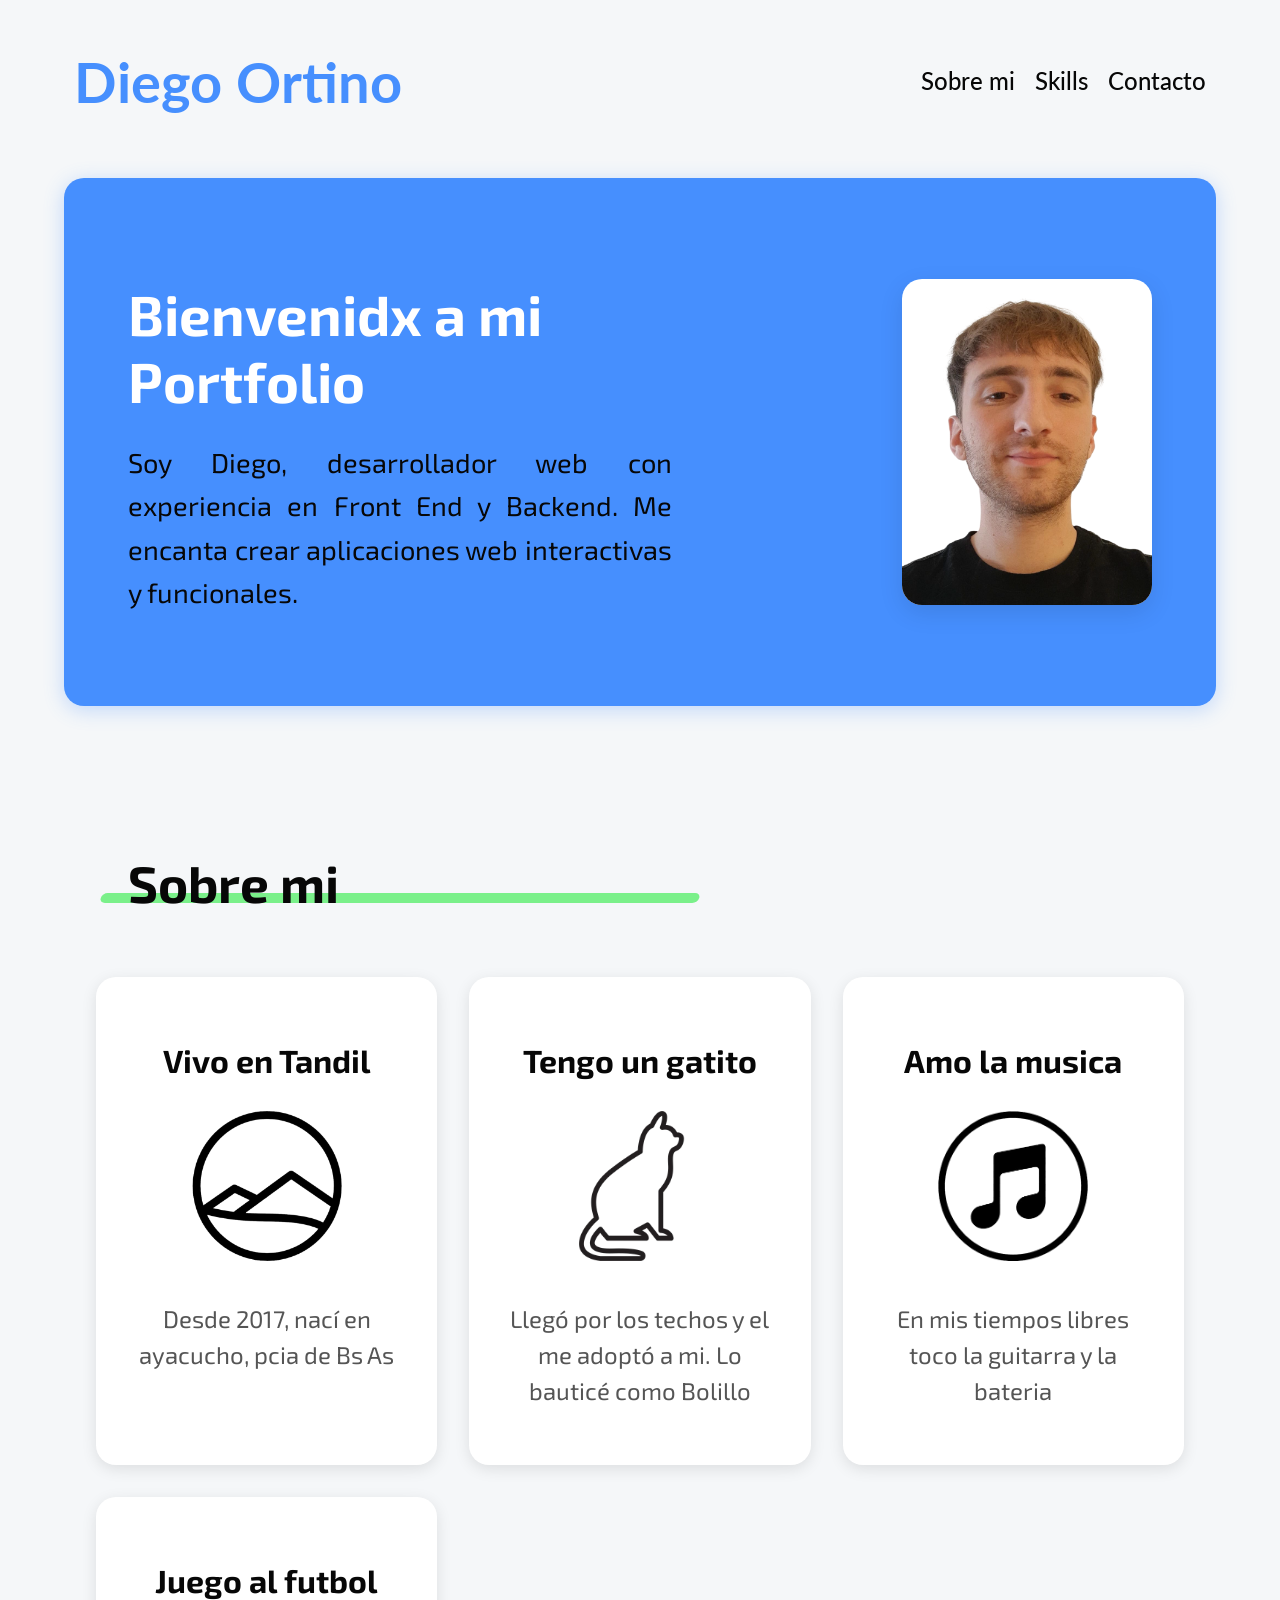
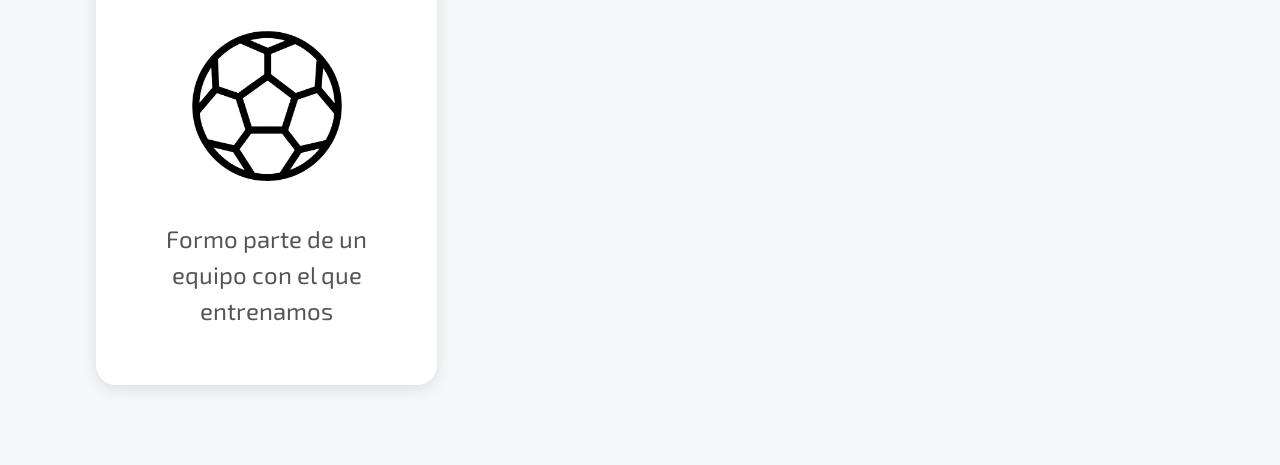
<file: index.html>
<!DOCTYPE html>
<html lang="en">
<head>
    <meta charset="UTF-8">
    <meta name="viewport" content="width=device-width, initial-scale=1.0">
    <link rel="stylesheet" href="style.css">
    <link href="https://fonts.googleapis.com/css2?family=Exo+2:wght@700&display=swap" rel="stylesheet">
    <link href="https://fonts.googleapis.com/css2?family=Lato:wght@400;700&display=swap" rel="stylesheet">
    <title>Inicio</title>
</head>
<body>

    <header id="header">
    </header>

    <main id="main">  
    </main>

    <footer id="footer">
    </footer>

    <script src="script.js"></script>
</body>
</html>
</file>
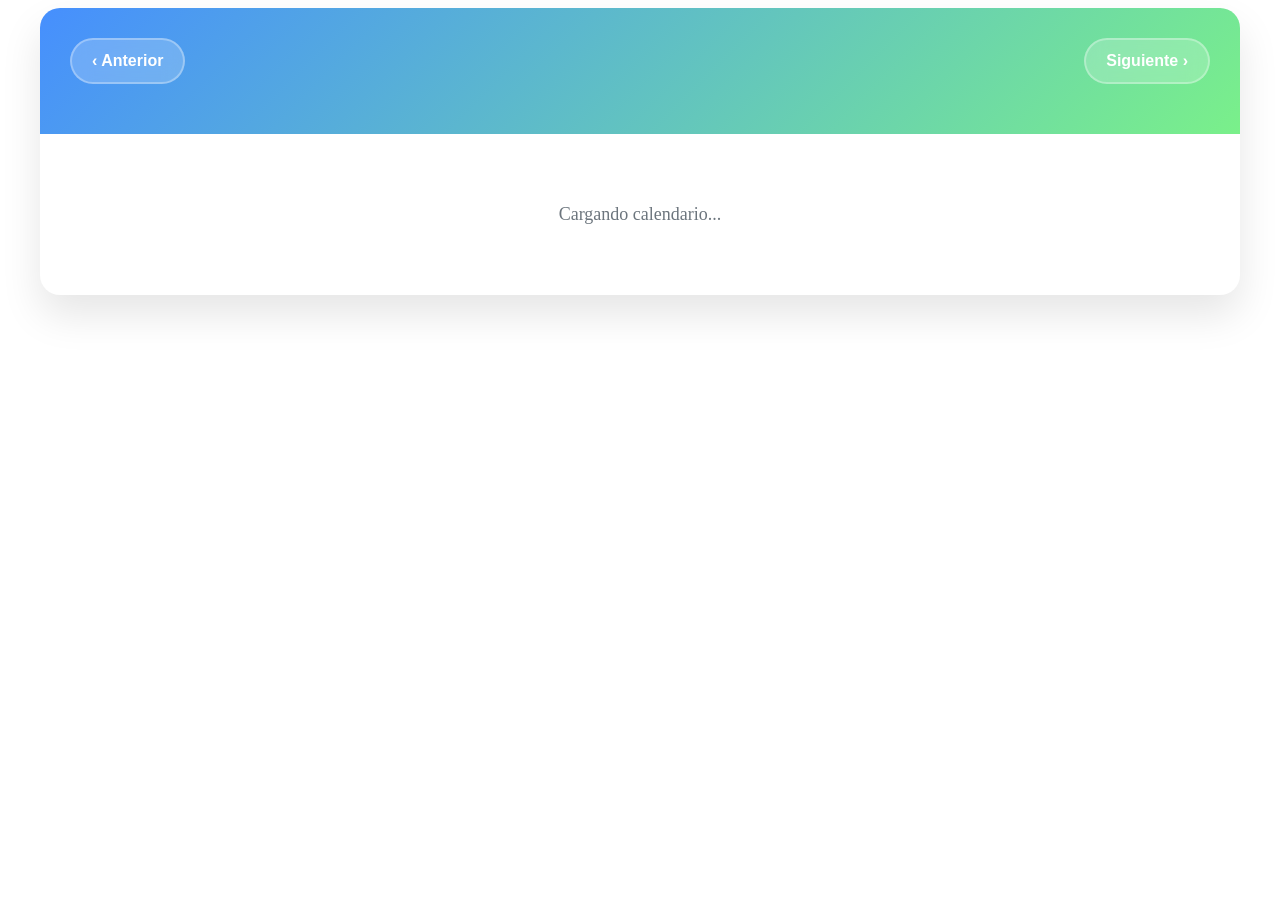
<file: die/calendar_vacation.html>
<!DOCTYPE html>
<html lang="es">
<head>
    <meta charset="UTF-8">
    <meta name="viewport" content="width=device-width, initial-scale=1.0">
    <title>Calendario de Vacaciones</title>
    <style>

        #calendar {
            max-width: 1200px;
            margin: 0 auto;
            background: white;
            border-radius: 20px;
            box-shadow: 0 20px 40px rgba(0,0,0,0.1);
            overflow: hidden;
            animation: fadeInUp 0.6s ease forwards;
        }

        .calendar-header {
            background: linear-gradient(135deg, #468FFE, #7af08a);
            padding: 30px;
            text-align: center;
            color: white;
        }

        .calendar-nav {
            display: flex;
            justify-content: space-between;
            align-items: center;
            margin-bottom: 20px;
        }

        .nav-btn {
            background: rgba(255,255,255,0.2);
            border: 2px solid rgba(255,255,255,0.3);
            color: white;
            padding: 12px 20px;
            border-radius: 50px;
            cursor: pointer;
            font-size: 16px;
            font-weight: 600;
            transition: all 0.3s ease;
            backdrop-filter: blur(10px);
        }

        .nav-btn:hover {
            background: rgba(255,255,255,0.3);
            transform: translateY(-2px);
            box-shadow: 0 5px 15px rgba(0,0,0,0.2);
        }

        .nav-btn:active {
            transform: translateY(0);
        }

        .current-month {
            font-size: 28px;
            font-weight: 700;
            text-shadow: 0 2px 4px rgba(0,0,0,0.1);
        }

        /* Filtro de equipos para supervisores/PMs */
        .filter-section {
            background: rgba(255,255,255,0.1);
            padding: 20px;
            margin-top: 20px;
            border-radius: 15px;
            backdrop-filter: blur(10px);
        }

        .filter-section h4 {
            margin: 0 0 10px 0;
            font-size: 18px;
            font-weight: 600;
        }

        .team-filter {
            padding: 10px 15px;
            border: 2px solid rgba(255,255,255,0.3);
            border-radius: 25px;
            background: rgba(255,255,255,0.2);
            color: white;
            font-size: 16px;
            font-weight: 500;
            cursor: pointer;
            outline: none;
            transition: all 0.3s ease;
        }

        .team-filter:focus {
            background: rgba(255,255,255,0.3);
            border-color: rgba(255,255,255,0.5);
        }

        .team-filter option {
            color: #333;
            background: white;
        }

        .calendar-grid {
            padding: 30px;
        }

        .weekdays {
            display: grid;
            grid-template-columns: repeat(7, 1fr);
            gap: 1px;
            margin-bottom: 1px;
            background: #e0e0e0;
            border-radius: 10px 10px 0 0;
        }

        .weekday {
            background: #f8f9fa;
            padding: 15px 8px;
            text-align: center;
            font-weight: 700;
            color: #495057;
            font-size: 14px;
            text-transform: uppercase;
            letter-spacing: 0.5px;
        }

        .weekday:first-child {
            border-radius: 10px 0 0 0;
        }

        .weekday:last-child {
            border-radius: 0 10px 0 0;
        }

        .days-grid {
            display: grid;
            grid-template-columns: repeat(7, 1fr);
            gap: 1px;
            background: #e0e0e0;
            border-radius: 0 0 10px 10px;
        }

        .day-cell {
            background: white;
            min-height: 120px;
            padding: 8px;
            position: relative;
            transition: all 0.3s ease;
            cursor: pointer;
        }

        .day-cell:hover {
            background: #f8f9ff;
            transform: scale(1.02);
            z-index: 10;
            box-shadow: 0 5px 15px rgba(0,0,0,0.1);
        }

        .day-number {
            font-weight: 600;
            color: #495057;
            font-size: 16px;
            margin-bottom: 4px;
        }

        .day-cell.other-month .day-number {
            color: #adb5bd;
        }

        .day-cell.today {
            background: linear-gradient(135deg, #468FFE, #7af08a);
            color: white;
        }

        .day-cell.today .day-number {
            color: white;
        }

        .vacation-tag {
            background: linear-gradient(135deg, #ff6b6b, #ffa500);
            color: white;
            padding: 2px 6px;
            border-radius: 12px;
            font-size: 11px;
            font-weight: 600;
            margin: 1px 0;
            display: block;
            text-align: center;
            white-space: nowrap;
            overflow: hidden;
            text-overflow: ellipsis;
            box-shadow: 0 2px 4px rgba(0,0,0,0.1);
            transition: all 0.2s ease;
        }

        .vacation-tag:hover {
            transform: scale(1.05);
            z-index: 20;
        }

        .vacation-tag.multiple {
            background: linear-gradient(135deg, #e74c3c, #c0392b);
        }

        .loading {
            text-align: center;
            padding: 40px;
            color: #6c757d;
            font-size: 18px;
        }

        .error {
            background: linear-gradient(135deg, #e74c3c, #c0392b);
            color: white;
            padding: 20px;
            text-align: center;
            font-weight: 600;
        }

        .no-data {
            text-align: center;
            padding: 40px;
            color: #6c757d;
            font-size: 16px;
        }

        .no-data::before {
            content: "📅";
            display: block;
            font-size: 48px;
            margin-bottom: 15px;
            opacity: 0.5;
        }

        .user-info-display {
            background: rgba(255,255,255,0.1);
            padding: 15px;
            margin-bottom: 15px;
            border-radius: 10px;
            font-size: 14px;
            font-weight: 500;
        }

        @keyframes fadeInUp {
            from {
                opacity: 0;
                transform: translateY(30px);
            }
            to {
                opacity: 1;
                transform: translateY(0);
            }
        }

        @media (max-width: 768px) {
            .calendar-header {
                padding: 20px 15px;
            }

            .current-month {
                font-size: 22px;
            }

            .nav-btn {
                padding: 8px 15px;
                font-size: 14px;
            }

            .filter-section {
                padding: 15px;
            }

            .team-filter {
                padding: 8px 12px;
                font-size: 14px;
            }

            .calendar-grid {
                padding: 15px;
            }

            .day-cell {
                min-height: 80px;
                padding: 4px;
            }

            .day-number {
                font-size: 14px;
            }

            .vacation-tag {
                font-size: 10px;
                padding: 1px 4px;
            }

            .weekday {
                padding: 10px 4px;
                font-size: 12px;
            }
        }
    </style>
</head>
<body>
    <div id="calendar">
        <div class="calendar-header">
            <div class="calendar-nav">
                <button class="nav-btn" onclick="navigateMonth(-1)">‹ Anterior</button>
                <div class="current-month" id="currentMonth"></div>
                <button class="nav-btn" onclick="navigateMonth(1)">Siguiente ›</button>
            </div>
            
            <!-- Información del usuario -->
            <div id="userInfoDisplay" class="user-info-display" style="display: none;"></div>
            
            <!-- Filtro de equipos (solo para supervisores/PMs) -->
            <div id="filterSection" class="filter-section" style="display: none;">
                <h4>Filtrar vacaciones por equipo:</h4>
                <select id="teamFilter" class="team-filter" onchange="aplicarFiltroEquipo()">
                    <option value="todos">Todos los equipos</option>
                </select>
            </div>
        </div>
        <div class="calendar-grid">
            <div class="loading" id="loadingMessage">Cargando calendario...</div>
        </div>
    </div>

    <script>
        let currentDate = new Date();
        let vacacionesData = [];
        let equiposDisponibles = [];
        let filtroEquipoActual = 'todos';

        // Nombres de los meses en español
        const monthNames = [
            "Enero", "Febrero", "Marzo", "Abril", "Mayo", "Junio",
            "Julio", "Agosto", "Septiembre", "Octubre", "Noviembre", "Diciembre"
        ];

        // Días de la semana en español
        const dayNames = ["Dom", "Lun", "Mar", "Mié", "Jue", "Vie", "Sáb"];

        function initCalendarVacation() {
            mostrarInfoUsuario();
            verificarPrivilegiosUsuario();
            cargarCalendario();
        }

        function mostrarInfoUsuario() {
            const userInfoEl = document.getElementById('userInfoDisplay');
            if (appState && appState.userRole) {
                const rolDisplay = appState.userRole === 'admin' ? 'Administrador' : 
                                 appState.userRole === 'Supervisor' ? 'Supervisor' :
                                 appState.userRole === 'PM' ? 'Project Manager' : 'Usuario';
                userInfoEl.innerHTML = `👤 ${rolDisplay}`;
                userInfoEl.style.display = 'block';
            }
        }

        function verificarPrivilegiosUsuario() {
            if (!appState || !appState.userId) return;

            google.script.run
                .withSuccessHandler(function(respuesta) {
                    const parsed = JSON.parse(respuesta);
                    if (parsed.ok && parsed.data) {
                        mostrarFiltroEquipos();
                        cargarEquiposDisponibles();
                    }
                })
                .withFailureHandler(function(error) {
                    console.log("Usuario sin privilegios especiales");
                })
                .backendAdapter("esUsuarioPrivilegiado", appState.userId);
        }

        function mostrarFiltroEquipos() {
            document.getElementById('filterSection').style.display = 'block';
        }

        function cargarEquiposDisponibles() {
            google.script.run
                .withSuccessHandler(function(respuesta) {
                    const parsed = JSON.parse(respuesta);
                    if (parsed.ok) {
                        equiposDisponibles = parsed.data;
                        actualizarSelectEquipos();
                    }
                })
                .withFailureHandler(function(error) {
                    console.error("Error al cargar equipos:", error);
                })
                .backendAdapter("getEquiposDisponibles");
        }

        function actualizarSelectEquipos() {
            const select = document.getElementById('teamFilter');
            // Limpiar opciones existentes (excepto "Todos")
            select.innerHTML = '<option value="todos">Todos los equipos</option>';
            
            equiposDisponibles.forEach(equipo => {
                const option = document.createElement('option');
                option.value = equipo;
                option.textContent = equipo;
                select.appendChild(option);
            });
        }

        function aplicarFiltroEquipo() {
            filtroEquipoActual = document.getElementById('teamFilter').value;
            cargarCalendario();
        }

        function cargarCalendario() {
            if (typeof google !== 'undefined' && google.script) {
                google.script.run
                    .withSuccessHandler(function(respuesta) {
                        procesarRespuesta(respuesta);
                    })
                    .withFailureHandler(function(error) {
                        mostrarError("Error al cargar las vacaciones: " + error);
                    })
                    .backendAdapter("getVacacionesFiltradas", appState.userId, filtroEquipoActual);
            } else {
                // Datos de prueba para testing
                const mockData = '{"ok":true,"data":[{"user_name":"Martin Vega","user_team":"Desarrollo","vacation_init_date":"2025-08-04T03:00:00.000Z","vacation_end_date":"2025-08-10T03:00:00.000Z"},{"user_name":"Agustin Temporiti","user_team":"QA","vacation_init_date":"2025-09-01T03:00:00.000Z","vacation_end_date":"2025-09-07T03:00:00.000Z"}]}';
                procesarRespuesta(mockData);
            }
        }

        function procesarRespuesta(respuesta) {
            try {
                const parsed = JSON.parse(respuesta);
                if (!parsed.ok) {
                    mostrarError(parsed.error);
                    return;
                }

                vacacionesData = parsed.data.map(v => ({
                    ...v,
                    vacation_init_date: new Date(v.vacation_init_date),
                    vacation_end_date: new Date(v.vacation_end_date)
                }));

                renderCalendar();
            } catch (error) {
                mostrarError("Error al procesar los datos: " + error.message);
            }
        }

        function mostrarError(mensaje) {
            const calendarGrid = document.querySelector('.calendar-grid');
            calendarGrid.innerHTML = `<div class="error">${mensaje}</div>`;
        }

        function renderCalendar() {
            updateMonthDisplay();
            const calendarGrid = document.querySelector('.calendar-grid');
            
            if (vacacionesData.length === 0) {
                const filtroTexto = filtroEquipoActual === 'todos' ? 'registradas' : `del equipo ${filtroEquipoActual}`;
                calendarGrid.innerHTML = `<div class="no-data">No hay vacaciones ${filtroTexto}</div>`;
                return;
            }

            const year = currentDate.getFullYear();
            const month = currentDate.getMonth();

            // Primer día del mes y último día
            const firstDay = new Date(year, month, 1);
            const lastDay = new Date(year, month + 1, 0);
            const daysInMonth = lastDay.getDate();

            // Primer día de la semana (0 = domingo)
            const startWeekday = firstDay.getDay();

            // Días del mes anterior para rellenar
            const prevMonth = new Date(year, month, 0);
            const daysInPrevMonth = prevMonth.getDate();

            let html = '<div class="weekdays">';
            dayNames.forEach(day => {
                html += `<div class="weekday">${day}</div>`;
            });
            html += '</div><div class="days-grid">';

            // Días del mes anterior
            for (let i = startWeekday - 1; i >= 0; i--) {
                const day = daysInPrevMonth - i;
                html += `<div class="day-cell other-month">
                    <div class="day-number">${day}</div>
                </div>`;
            }

            // Días del mes actual
            for (let day = 1; day <= daysInMonth; day++) {
                const currentDay = new Date(year, month, day);
                const isToday = isDateToday(currentDay);
                const vacationsForDay = getVacationsForDay(currentDay);

                html += `<div class="day-cell ${isToday ? 'today' : ''}">
                    <div class="day-number">${day}</div>`;

                vacationsForDay.forEach(vacation => {
                    const isMultiple = vacationsForDay.length > 1;
                    html += `<div class="vacation-tag ${isMultiple ? 'multiple' : ''}" 
                                  title="${vacation.user_name} (${vacation.user_team})">
                        ${vacation.user_name}
                    </div>`;
                });

                html += '</div>';
            }

            // Días del siguiente mes para completar la grilla
            const totalCells = Math.ceil((startWeekday + daysInMonth) / 7) * 7;
            const remainingCells = totalCells - (startWeekday + daysInMonth);

            for (let day = 1; day <= remainingCells; day++) {
                html += `<div class="day-cell other-month">
                    <div class="day-number">${day}</div>
                </div>`;
            }

            html += '</div>';
            calendarGrid.innerHTML = html;
        }

        function updateMonthDisplay() {
            const monthDisplay = document.getElementById('currentMonth');
            monthDisplay.textContent = `${monthNames[currentDate.getMonth()]} ${currentDate.getFullYear()}`;
        }

        function navigateMonth(direction) {
            currentDate.setMonth(currentDate.getMonth() + direction);
            renderCalendar();
        }

        function isDateToday(date) {
            const today = new Date();
            return date.getDate() === today.getDate() &&
                   date.getMonth() === today.getMonth() &&
                   date.getFullYear() === today.getFullYear();
        }

        function getVacationsForDay(date) {
            return vacacionesData.filter(vacation => {
                const startDate = new Date(vacation.vacation_init_date.getFullYear(), 
                                         vacation.vacation_init_date.getMonth(), 
                                         vacation.vacation_init_date.getDate());
                const endDate = new Date(vacation.vacation_end_date.getFullYear(), 
                                       vacation.vacation_end_date.getMonth(), 
                                       vacation.vacation_end_date.getDate());
                const checkDate = new Date(date.getFullYear(), date.getMonth(), date.getDate());
                
                return checkDate >= startDate && checkDate <= endDate;
            });
        }

        // Inicializar el calendario cuando se carga la página
        if (typeof google !== 'undefined' && google.script) {
            // En Google Apps Script
            initCalendarVacation();
        } else {
            // Para testing en navegador
            document.addEventListener('DOMContentLoaded', initCalendarVacation);
        }
    </script>
</body>
</html>
</file>
<file: style.css>
body {
    background-color: #F5F7F9;
    display: flex;
    flex-direction: column;
    align-content: center;
    justify-content: center;
    max-width: 1200px;
    margin: 0 auto;
    padding: 0 5%;
}

/*
    Header styles
*/

header {
    display: flex;
    flex-direction: row;
    align-items: center;
    justify-content: space-between;
    padding: 10px;
    margin-bottom: 1rem;
}

.containerTitle{
    display: flex;
    width: auto;
}

.titleHeader {
    color: #468FFE;
    font-family: lato, sans-serif;
    cursor: pointer;
    font-size: clamp(2.5rem, 5vw, 3.5rem);
    transition: color 0.3s ease;
}

.titleHeader:hover {
    color: #3470d4;
}

.titleHeader:focus {
    outline: 2px solid #468FFE;
    outline-offset: 2px;
    border-radius: 4px;
}

/* Navegación */
.nav-container {
    display: flex;
    align-items: center;
}

.nav-links {
    display: flex;
    list-style: none;
    gap: 20px;
}

.nav-link {
    font-family: lato, sans-serif;
    font-size: clamp(1.2rem, 2vw, 1.5rem);
    line-height: 1.5;
    font-weight: 500;
    color: #070707;
    cursor: pointer;
    transition: all 0.3s ease;
    position: relative;
    padding: 8px 0;
}

.nav-link::after {
    content: '';
    position: absolute;
    bottom: 0;
    left: 0;
    width: 0;
    height: 2px;
    background: linear-gradient(90deg, #468FFE, #070707);
    transition: width 0.3s ease;
}

.nav-link:hover {
    color: #468FFE;
}

.nav-link:hover::after {
    width: 100%;
}

.nav-link:focus {
    outline: 2px solid #468FFE;
    outline-offset: 2px;
    border-radius: 4px;
}

/*
    Main styles
*/

main {
    animation: fadeIn 0.8s ease-in;
}

@keyframes fadeIn {
    from {
        opacity: 0;
    }
    to {
        opacity: 1;
    }
}

/* Hero Section */
.containerHero {
    background-color: #468FFE;
    padding: 2rem;
    border-radius: 20px;
    margin-bottom: 3rem;
    display: flex;
    justify-content: space-between;
    align-items: center;
    box-shadow: 0 4px 20px rgba(70, 143, 254, 0.3);
}

.containerTextHero {
    width: 50%;
    margin: 2rem;
}

.titleHero {
    color: #FFFFFF;
    font-family: 'Exo 2', sans-serif;
    font-size: clamp(2rem, 5vw, 3.5rem);
    margin-bottom: 1rem;
    animation: slideInLeft 0.8s ease-out;
}

.textHero {
    font-family: 'Exo 2', sans-serif;
    color: #070707;
    font-size: clamp(1.2rem, 2.5vw, 1.7rem);
    text-align: justify;
    line-height: 1.6;
    animation: slideInLeft 0.8s ease-out 0.2s both;
}

.containerImgHero {
    display: flex;
    align-items: center;
    justify-content: center;
}

.imgHero {
    background-color: #FFFFFF;
    width: min(250px, 40vw);
    height: auto;
    border-radius: 20px;
    margin: 2rem;
    box-shadow: 0 8px 25px rgba(0,0,0,0.1);
    transition: transform 0.3s ease;
    animation: slideInRight 0.8s ease-out;
}

.imgHero:hover {
    transform: scale(1.05);
}

@keyframes slideInLeft {
    from {
        opacity: 0;
        transform: translateX(-50px);
    }
    to {
        opacity: 1;
        transform: translateX(0);
    }
}

@keyframes slideInRight {
    from {
        opacity: 0;
        transform: translateX(50px);
    }
    to {
        opacity: 1;
        transform: translateX(0);
    }
}

/* Hero 2 Section */
.containerHero2 {
    padding: 2rem;
    border-radius: 20px;
    margin-bottom: 3rem;
    display: flex;
    flex-direction: column;
}

.titleHero2 {
    color: #070707;
    font-family: 'Exo 2', sans-serif;
    font-size: clamp(2rem, 4vw, 3.5rem);
    position: relative;
    z-index: 1;
    margin-bottom: 2rem;
}

.titleHero2::after {
    content: "";
    position: absolute;
    left: 0;
    bottom: 10px;
    width: 100%;
    height: 10px;
    background-color: #7af08a;
    border-radius: 50px;
    transform: scaleX(1.1) skewX(-15deg);
    z-index: -1;
    transition: transform 0.3s ease;
}

.titleHero2:hover::after {
    transform: scaleX(1.2) skewX(-15deg);
}

/* About me cards */
.containerCards {
    display: grid;
    grid-template-columns: repeat(auto-fit, minmax(300px, 1fr));
    gap: 2rem;
    justify-content: center;
}

.cardElement {
    background-color: #FFFFFF;
    display: flex;
    flex-direction: column;
    align-items: center;
    padding: 2rem;
    border-radius: 20px;
    box-shadow: 0 4px 15px rgba(0,0,0,0.1);
    text-align: center;
    transition: all 0.3s ease;
    animation: fadeInUp 0.6s ease forwards;
    opacity: 0;
}

.cardElement:nth-child(1) { animation-delay: 0.1s; }
.cardElement:nth-child(2) { animation-delay: 0.2s; }
.cardElement:nth-child(3) { animation-delay: 0.3s; }
.cardElement:nth-child(4) { animation-delay: 0.4s; }

.cardElement:hover {
    transform: translateY(-8px);
    box-shadow: 0 12px 30px rgba(0,0,0,0.15);
}

.cardTitle, .cardTitleSkill {
    font-family: 'Exo 2', sans-serif;
    font-size: clamp(1.5rem, 3vw, 2rem);
    margin-bottom: 1rem;
    color: #070707;
}

.imgIcon {
    width: min(150px, 80%);
    height: min(150px, 80%);
    margin: 1rem 0;
    transition: transform 0.3s ease;
}

.cardElement:hover .imgIcon {
    transform: scale(1.1);
}

.cardText, .cardTextSkill {
    font-family: 'Exo 2', sans-serif;
    font-size: clamp(1rem, 2vw, 1.5rem);
    line-height: 1.5;
    color: #555;
}

@keyframes fadeInUp {
    from {
        opacity: 0;
        transform: translateY(30px);
    }
    to {
        opacity: 1;
        transform: translateY(0);
    }
}

/* Skills Section */
.containerSkills, .containerContact {
    margin-bottom: 3rem;
}

.divTitleSkills, .divTitleContact {
    display: flex;
    justify-content: left;
    padding: 2rem 0;
}

.titleSkills, .titleContact {
    position: relative;
    color: #070707;
    font-family: 'Exo 2', sans-serif;
    font-size: clamp(2rem, 4vw, 3.5rem);
    margin-bottom: 2rem;
    z-index: 1;
}

.titleSkills::after, .titleContact::after {
    content: "";
    position: absolute;
    left: 0;
    bottom: 10px;
    width: 100%;
    height: 10px;
    background-color: #7af08a;
    border-radius: 50px;
    transform: scaleX(1.1) skewX(-15deg);
    z-index: -1;
    transition: transform 0.3s ease;
}

.titleSkills:hover::after, .titleContact:hover::after {
    transform: scaleX(1.2) skewX(-15deg);
}

.containerCardsSkills {
    display: grid;
    grid-template-columns: repeat(auto-fit, minmax(280px, 1fr));
    gap: 2rem;
    justify-content: center;
}

.cardSkill {
    background-color: #FFFFFF;
    display: flex;
    flex-direction: column;
    align-items: center;
    padding: 2rem;
    border-radius: 20px;
    box-shadow: 0 4px 15px rgba(0,0,0,0.1);
    text-align: center;
    filter: grayscale(100%);
    transition: filter 1s;
    animation: fadeInUp 0.6s ease forwards;
    opacity: 0;
}

.cardSkill:nth-child(1) { animation-delay: 0.1s; }
.cardSkill:nth-child(2) { animation-delay: 0.2s; }
.cardSkill:nth-child(3) { animation-delay: 0.3s; }
.cardSkill:nth-child(4) { animation-delay: 0.4s; }
.cardSkill:nth-child(5) { animation-delay: 0.5s; }
.cardSkill:nth-child(6) { animation-delay: 0.6s; }
.cardSkill:nth-child(7) { animation-delay: 0.7s; }
.cardSkill:nth-child(8) { animation-delay: 0.8s; }
.cardSkill:nth-child(9) { animation-delay: 0.9s; }
.cardSkill:nth-child(10) { animation-delay: 1.0s; }
.cardSkill:nth-child(11) { animation-delay: 1.1s; }

.cardSkill:hover {
    filter: grayscale(0%);
}

.divIconSkill {
    display: flex;
    justify-content: center;
    align-items: center;
    margin: 1rem 0;
}

.imgIconSkill {
    width: min(100px);
    height: min(100px);
    transition: transform 0.3s ease;
}

.cardSkill:hover .imgIconSkill {
    transform: scale(1.05);
}

/* Contact Section */
.containerContactList {
    display: grid;
    grid-template-columns: repeat(auto-fit, minmax(320px, 1fr));
    gap: 2rem;
    justify-content: center;
    padding: 1rem 0;
}

.contactItem {
    background-color: #FFFFFF;
    display: flex;
    flex-direction: column;
    align-items: center;
    padding: 2rem;
    border-radius: 20px;
    box-shadow: 0 4px 15px rgba(0,0,0,0.1);
    text-align: center;
    transition: all 0.3s ease;
    animation: fadeInUp 0.6s ease forwards;
    opacity: 0;
    position: relative;
    overflow: hidden;
}

.contactItem:nth-child(1) { animation-delay: 0.1s; }
.contactItem:nth-child(2) { animation-delay: 0.2s; }
.contactItem:nth-child(3) { animation-delay: 0.3s; }
.contactItem:nth-child(4) { animation-delay: 0.4s; }

.contactItem::before {
    content: '';
    position: absolute;
    top: 0;
    left: -100%;
    width: 100%;
    height: 4px;
    background: linear-gradient(90deg, #468FFE, #070707);
    transition: left 0.3s ease;
}

.contactItem:hover {
    transform: translateY(-8px);
    box-shadow: 0 12px 30px rgba(70, 143, 254, 0.2);
    
}

.contactItem:hover::before {
    left: 0;
}

.contactItemTitle {
    font-family: 'Exo 2', sans-serif;
    font-size: clamp(1.3rem, 2.5vw, 1.8rem);
    font-weight: 600;
    margin-bottom: 1.5rem;
    color: #070707;
}

.contactItemDivIcon {
    display: flex;
    justify-content: center;
    align-items: center;
    margin: 1.5rem 0;
    width: 80px;
    height: 80px;
    border-radius: 50%;
    background: linear-gradient(135deg, #468FFE, #070707);
    padding: 2px;
    transition: all 0.3s ease;
}

.contactItemDivIcon a {
    display: flex;
    justify-content: center;
    align-items: center;
    width: 100%;
    height: 100%;
    border-radius: 50%;
    background-color: #FFFFFF;
    transition: all 0.3s ease;
}

.contactItemDivIcon:hover {
    transform: rotate(360deg) scale(1.1);
}

.contactItemImg {
    width: 40px;
    height: 40px;
    transition: all 0.3s ease;
}

.contactItemDivIcon:hover .contactItemImg:hover {
    transform: scale(1.2);
}

.contactItemText {
    font-family: 'Exo 2', sans-serif;
    font-size: clamp(1rem, 2vw, 1.3rem);
    font-weight: 500;
    color: #468FFE;
    text-decoration: none;
    padding: 0.8rem 1.5rem;
    border: 2px solid #468FFE;
    border-radius: 25px;
    transition: all 0.3s ease;
    display: inline-block;
    margin-top: 1rem;
    position: relative;
    overflow: hidden;
}

.contactItemText::before {
    content: '';
    position: absolute;
    top: 0;
    left: -100%;
    width: 100%;
    height: 100%;
    background: linear-gradient(90deg, #468FFE, #070707);
    transition: left 0.3s ease;
    z-index: -1;
}

.contactItemText:hover {
    color: #FFFFFF;
    border-color: transparent;
    transform: translateY(-2px);
}

.contactItemText:hover::before {
    left: 0;
}

.contactItemText:focus {
    outline: 2px solid #468FFE;
    outline-offset: 2px;
}

/* Responsive adjustments for contact */
@media (max-width: 768px) {
    .containerContactList {
        grid-template-columns: 1fr;
        gap: 1.5rem;
    }
    
    .contactItem {
        padding: 1.5rem;
    }
    
    .contactItemDivIcon {
        width: 70px;
        height: 70px;
    }
    
    .contactItemImg {
        width: 35px;
        height: 35px;
    }
}

@media (max-width: 480px) {
    .contactItem {
        padding: 1rem;
    }
    
    .contactItemDivIcon {
        width: 60px;
        height: 60px;
        margin: 1rem 0;
    }
    
    .contactItemImg {
        width: 30px;
        height: 30px;
    }
    
    .contactItemText {
        padding: 0.6rem 1.2rem;
        font-size: 0.9rem;
    }
}

/* Media Queries para Responsividad */
@media (max-width: 768px) {
    body {
        padding: 0 3%;
    }
    
    header {
        flex-direction: column;
        gap: 1rem;
        text-align: center;
    }
    
    .nav-links {
        flex-direction: row;
        flex-wrap: wrap;
        justify-content: center;
        gap: 15px;
    }
    
    .containerHero {
        flex-direction: column;
        text-align: center;
        padding: 1.5rem;
    }
    
    .containerTextHero {
        width: 100%;
        margin: 1rem 0;
    }
    
    .imgHero {
        margin: 1rem 0;
        width: min(200px, 80vw);
    }
    
    .containerCards, .containerCardsSkills {
        grid-template-columns: 1fr;
        gap: 1.5rem;
    }
    
    .cardElement, .cardSkill {
        padding: 1.5rem;
    }
}

@media (max-width: 480px) {
    .nav-links {
        flex-direction: column;
        gap: 10px;
    }
    
    .containerHero {
        padding: 1rem;
    }
    
    .containerTextHero {
        margin: 0.5rem 0;
    }
    
    .cardElement, .cardSkill {
        padding: 1rem;
    }
    
    .imgIcon {
        width: min(120px, 70%);
        height: min(120px, 70%);
    }
    
    .imgIconSkill {
        width: min(60px, 50%);
        height: min(60px, 50%);
    }
}

/* Loading state */
.loading {
    opacity: 0;
    animation: fadeIn 0.5s ease-in-out forwards;
}

/* Mejoras de accesibilidad */
@media (prefers-reduced-motion: reduce) {
    *, *::before, *::after {
        animation-duration: 0.01ms !important;
        animation-iteration-count: 1 !important;
        transition-duration: 0.01ms !important;
    }
}

/* Focus visible para usuarios de teclado */
*:focus-visible {
    outline: 2px solid #468FFE;
    outline-offset: 2px;
}

/* Smooth scrolling */
html {
    scroll-behavior: smooth;
}
</file>
